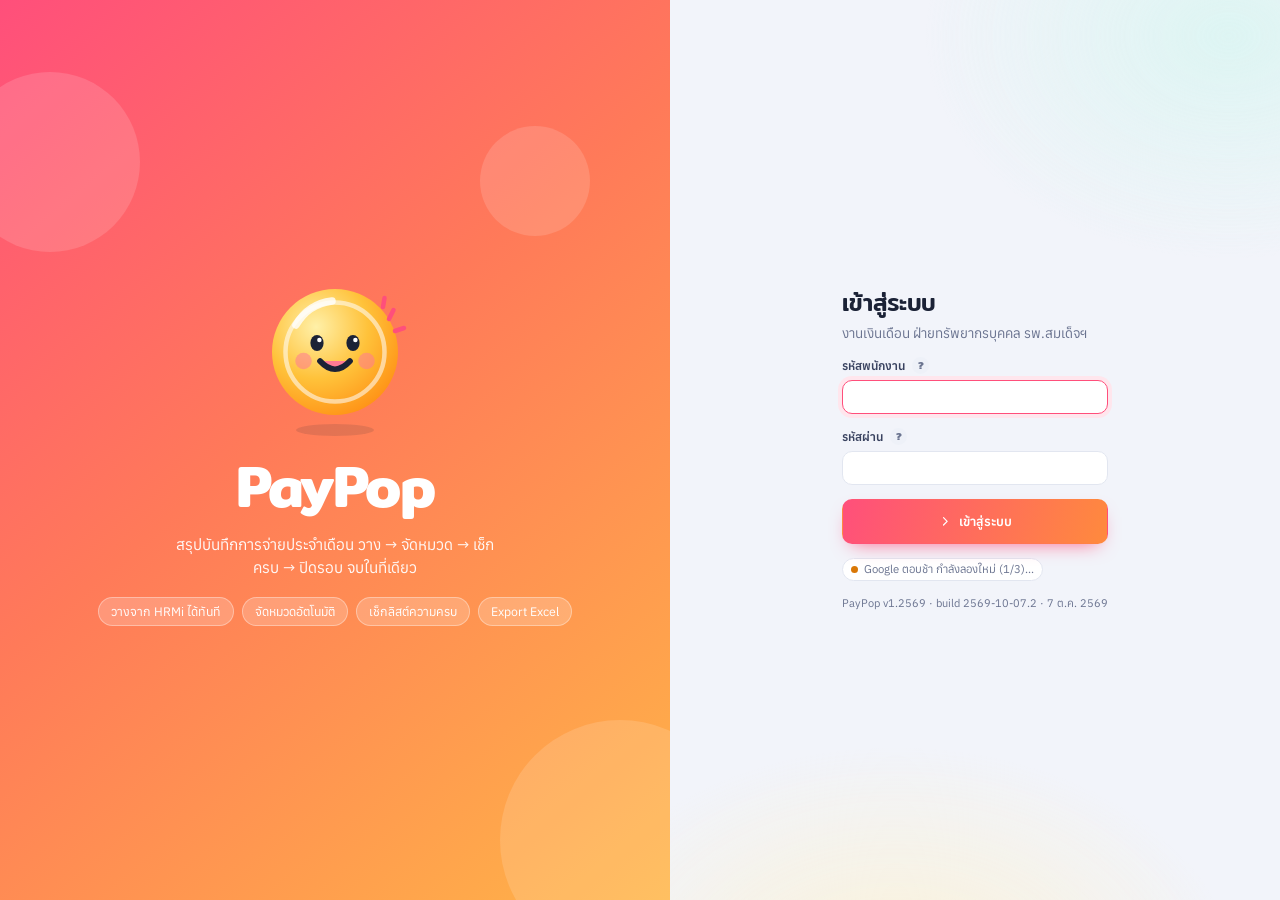
<file: index.html>
<!doctype html>
<html lang="th">
<head>
<meta charset="utf-8">
<meta name="viewport" content="width=device-width, initial-scale=1, viewport-fit=cover">
<title>PayPop · ระบบสรุปบันทึกการจ่าย</title>
<meta name="description" content="PayPop ระบบสรุปบันทึกการจ่ายประจำเดือน งานเงินเดือน ฝ่ายทรัพยากรบุคคล รพ.สมเด็จพระบรมราชเทวี ณ ศรีราชา">
<meta name="theme-color" content="#ff4f7b">
<link rel="icon" href="data:image/svg+xml,%3Csvg xmlns='http://www.w3.org/2000/svg' viewBox='0 0 64 64'%3E%3Cdefs%3E%3ClinearGradient id='g' x1='0' y1='0' x2='1' y2='1'%3E%3Cstop offset='0' stop-color='%23ffd25a'/%3E%3Cstop offset='1' stop-color='%23ff9f1c'/%3E%3C/linearGradient%3E%3C/defs%3E%3Ccircle cx='32' cy='32' r='28' fill='url(%23g)'/%3E%3Ccircle cx='32' cy='32' r='21' fill='none' stroke='%23fff' stroke-opacity='.55' stroke-width='3'/%3E%3Ccircle cx='24' cy='29' r='3.4' fill='%231b2236'/%3E%3Ccircle cx='40' cy='29' r='3.4' fill='%231b2236'/%3E%3Cpath d='M25 38q7 6 14 0' stroke='%231b2236' stroke-width='3.2' fill='none' stroke-linecap='round'/%3E%3C/svg%3E">
<link rel="preconnect" href="https://fonts.googleapis.com">
<link rel="preconnect" href="https://fonts.gstatic.com" crossorigin>
<link rel="stylesheet" href="https://fonts.googleapis.com/css2?family=Anuphan:wght@400;500;600;700&family=Mitr:wght@400;500;600&family=JetBrains+Mono:wght@500;600&display=swap">
<link rel="stylesheet" href="style.css?v=2569-10-07.2">
<script>try{var t=localStorage.getItem('pp:theme');if(t)document.documentElement.setAttribute('data-theme',t);}catch(e){}</script>
</head>
<body>
<div id="app" aria-live="polite">
  <div class="boot-splash"><div class="boot-coin"></div><p>PayPop กำลังเตรียมพร้อม…</p></div>
</div>
<div id="toasts" aria-live="assertive"></div>
<noscript><p style="padding:24px;font-family:sans-serif">กรุณาเปิด JavaScript เพื่อใช้งาน PayPop</p></noscript>
<script src="config.js?v=2569-10-07.2"></script>
<script src="rules.js?v=2569-10-07.2"></script>
<script src="xlsx.js?v=2569-10-07.2"></script>
<script src="core.js?v=2569-10-07.2"></script>
<script src="help.js?v=2569-10-07.2"></script>
<script src="logic.js?v=2569-10-07.2"></script>
<script src="pages-home.js?v=2569-10-07.2"></script>
<script src="pages-import.js?v=2569-10-07.2"></script>
<script src="pages-docs.js?v=2569-10-07.2"></script>
<script src="pages-plan.js?v=2569-10-07.2"></script>
<script src="pages-tools.js?v=2569-10-07.2"></script>
<script src="pages-admin.js?v=2569-10-07.2"></script>
<script>App.start();</script>
</body>
</html>
</file>
<file: style.css>
/* PayPop — ระบบสรุปบันทึกการจ่าย · ธีม "ป๊อป": พื้นเย็น การ์ดโค้งมน สีสดเฉพาะจุดสำคัญ
   Layout: แถบเมนูซ้าย + พื้นที่งานแบบ bento · มือถือ = แถบเมนูล่าง */
:root {
  --bg: #f2f4fa; --bg-blob1: #ffd9e4; --bg-blob2: #d6f5f0; --bg-blob3: #fff1c9;
  --surface: #ffffff; --surface-2: #f7f8fc; --surface-3: #eef1f8; --ink: #1b2236; --ink-2: #3a4360; --muted: #6b7490; --line: #e2e6f0; --line-2: #d2d8e6;
  --pri: #ff4f7b; --pri-2: #ff8a3d; --pri-soft: #ffe6ed; --pri-ink: #c2194a;
  --sec: #12a594; --sec-soft: #dcf6f1; --sun: #ffc53d; --sun-soft: #fff4d6; --violet: #7c5cff; --violet-soft: #ece8ff;
  --ok: #15a34a; --ok-soft: #dcfce7; --warn: #d97706; --warn-soft: #fef3c7; --bad: #e11d48; --bad-soft: #ffe4e9; --info: #2563eb; --info-soft: #dbeafe;
  --shadow-1: 0 1px 2px rgba(23, 31, 58, .06), 0 1px 1px rgba(23, 31, 58, .04);
  --shadow-2: 0 2px 4px rgba(23, 31, 58, .05), 0 12px 28px -14px rgba(23, 31, 58, .22);
  --shadow-pop: 0 18px 50px -18px rgba(255, 79, 123, .45);
  --r-xl: 22px; --r-lg: 18px; --r-md: 12px; --r-sm: 9px;
  --f-display: "Mitr", "Anuphan", system-ui, sans-serif;
  --f-body: "Anuphan", "Noto Sans Thai", "Leelawadee UI", system-ui, sans-serif;
  --f-mono: "JetBrains Mono", ui-monospace, "Cascadia Mono", monospace;
  --side: 256px;
  color-scheme: light;
}
@media (prefers-color-scheme: dark) { :root:not([data-theme="light"]) {
  --bg: #0e1120; --bg-blob1: #3a1630; --bg-blob2: #0f3134; --bg-blob3: #352a10;
  --surface: #161a2c; --surface-2: #1b2036; --surface-3: #232a44; --ink: #eef1ff; --ink-2: #c9cfea; --muted: #959ebd; --line: #283050; --line-2: #343d62;
  --pri: #ff6b91; --pri-2: #ff9a52; --pri-soft: #3b1a2a; --pri-ink: #ff9bb5;
  --sec: #2dd4bf; --sec-soft: #10302f; --sun: #ffcf5c; --sun-soft: #3a3016; --violet: #9d86ff; --violet-soft: #2a2350;
  --ok: #34d399; --ok-soft: #10301f; --warn: #fbbf24; --warn-soft: #362a10; --bad: #fb7185; --bad-soft: #3b1621; --info: #60a5fa; --info-soft: #14274a;
  --shadow-1: 0 1px 2px rgba(0, 0, 0, .3); --shadow-2: 0 12px 30px -14px rgba(0, 0, 0, .6); --shadow-pop: 0 18px 50px -18px rgba(255, 107, 145, .35);
  color-scheme: dark; } }
:root[data-theme="dark"] {
  --bg: #0e1120; --bg-blob1: #3a1630; --bg-blob2: #0f3134; --bg-blob3: #352a10;
  --surface: #161a2c; --surface-2: #1b2036; --surface-3: #232a44; --ink: #eef1ff; --ink-2: #c9cfea; --muted: #959ebd; --line: #283050; --line-2: #343d62;
  --pri: #ff6b91; --pri-2: #ff9a52; --pri-soft: #3b1a2a; --pri-ink: #ff9bb5;
  --sec: #2dd4bf; --sec-soft: #10302f; --sun: #ffcf5c; --sun-soft: #3a3016; --violet: #9d86ff; --violet-soft: #2a2350;
  --ok: #34d399; --ok-soft: #10301f; --warn: #fbbf24; --warn-soft: #362a10; --bad: #fb7185; --bad-soft: #3b1621; --info: #60a5fa; --info-soft: #14274a;
  --shadow-1: 0 1px 2px rgba(0, 0, 0, .3); --shadow-2: 0 12px 30px -14px rgba(0, 0, 0, .6); --shadow-pop: 0 18px 50px -18px rgba(255, 107, 145, .35);
  color-scheme: dark;
}

* { box-sizing: border-box; }
html, body { margin: 0; height: 100%; }
body {
  background: var(--bg); color: var(--ink); font-family: var(--f-body); font-size: 15px; line-height: 1.6;
  -webkit-font-smoothing: antialiased; text-rendering: optimizeLegibility;
}
body::before {
  content: ""; position: fixed; inset: 0; z-index: -1; pointer-events: none;
  background:
    radial-gradient(38rem 26rem at 8% -6%, var(--bg-blob1), transparent 70%),
    radial-gradient(30rem 22rem at 96% 4%, var(--bg-blob2), transparent 70%),
    radial-gradient(34rem 24rem at 70% 110%, var(--bg-blob3), transparent 70%);
  opacity: .75;
}
a { color: var(--pri-ink); }
button, input, select, textarea { font: inherit; color: inherit; }
h1, h2, h3, h4 { font-family: var(--f-display); font-weight: 500; line-height: 1.3; margin: 0; text-wrap: balance; letter-spacing: -.005em; }
.num, .money, td.n, .kpi-v { font-variant-numeric: tabular-nums; }
.mono { font-family: var(--f-mono); font-size: .86em; letter-spacing: -.01em; }
.muted { color: var(--muted); }
.small { font-size: .85rem; }
.tiny { font-size: .76rem; }
[hidden] { display: none !important; }
:focus-visible { outline: 2.5px solid var(--pri); outline-offset: 2px; border-radius: 6px; }
.i { width: 1.15em; height: 1.15em; flex: none; stroke: currentColor; fill: none; stroke-width: 2; stroke-linecap: round; stroke-linejoin: round; vertical-align: -.2em; }
.i.fill { fill: currentColor; stroke: none; }

/* ------------------------------------------------ splash */
.boot-splash { min-height: 100vh; display: grid; place-content: center; justify-items: center; gap: 14px; color: var(--muted); }
.boot-coin { width: 64px; height: 64px; border-radius: 50%; background: radial-gradient(circle at 35% 30%, #ffe48a, #ffb020 60%, #ff8a1c); box-shadow: inset 0 -6px 0 rgba(0,0,0,.08), 0 10px 30px -10px #ff9f1c; animation: coinflip 1.1s ease-in-out infinite; }
@keyframes coinflip { 0%, 100% { transform: rotateY(0) translateY(0); } 50% { transform: rotateY(180deg) translateY(-8px); } }

/* ------------------------------------------------ shell */
.shell { display: grid; grid-template-columns: var(--side) minmax(0, 1fr); min-height: 100vh; }
.side {
  position: sticky; top: 0; height: 100vh; align-self: start; overflow-y: auto; padding: 18px 14px; display: flex; flex-direction: column; gap: 14px;
  background: color-mix(in srgb, var(--surface) 82%, transparent); border-right: 1px solid var(--line);
}
.brand { display: flex; align-items: center; gap: 10px; padding: 4px 8px 6px; text-decoration: none; color: var(--ink); }
.brand-name { font-family: var(--f-display); font-size: 1.45rem; font-weight: 600; letter-spacing: -.01em; line-height: 1; }
.brand-name b { background: linear-gradient(100deg, var(--pri), var(--pri-2)); -webkit-background-clip: text; background-clip: text; color: transparent; }
.brand-sub { display: block; font-size: .72rem; color: var(--muted); margin-top: 4px; letter-spacing: .02em; }
.round-pick { border: 1px solid var(--line); background: var(--surface); border-radius: var(--r-lg); padding: 10px 12px; display: grid; gap: 2px; cursor: pointer; text-align: left; box-shadow: var(--shadow-1); transition: transform .15s, box-shadow .15s; }
.round-pick:hover { transform: translateY(-1px); box-shadow: var(--shadow-2); }
.round-pick .lab { font-size: .72rem; color: var(--muted); letter-spacing: .04em; text-transform: uppercase; display: flex; justify-content: space-between; align-items: center; }
.round-pick .nm { font-family: var(--f-display); font-size: 1.05rem; display: flex; align-items: center; gap: 8px; }
.nav { display: grid; gap: 2px; }
.nav-sec { font-size: .7rem; color: var(--muted); letter-spacing: .08em; text-transform: uppercase; padding: 10px 10px 4px; }
.nav a {
  display: flex; align-items: center; gap: 11px; padding: 9px 11px; border-radius: 12px; color: var(--ink-2); text-decoration: none; font-weight: 500; position: relative;
  transition: background .15s, color .15s, transform .15s;
}
.nav a:hover { background: var(--surface-3); color: var(--ink); }
.nav a.on { background: var(--pri-soft); color: var(--pri-ink); }
.nav a.on::before { content: ""; position: absolute; left: -14px; top: 9px; bottom: 9px; width: 4px; border-radius: 0 4px 4px 0; background: var(--pri); }
.nav a .badge { margin-left: auto; }
.side-foot { margin-top: auto; display: grid; gap: 8px; }
.me { display: flex; align-items: center; gap: 10px; padding: 8px; border-radius: 14px; background: var(--surface-2); border: 1px solid var(--line); }
.avatar { width: 34px; height: 34px; border-radius: 50%; display: grid; place-items: center; font-weight: 600; color: #fff; background: linear-gradient(135deg, var(--violet), var(--pri)); flex: none; font-size: .9rem; }
.me .nm { font-size: .86rem; font-weight: 600; line-height: 1.25; }
.me .cd { font-size: .74rem; color: var(--muted); }
.me .grow { min-width: 0; flex: 1; }
.main { min-width: 0; padding: 22px 28px 60px; }
.topbar { display: flex; align-items: center; gap: 12px; flex-wrap: wrap; margin-bottom: 18px; }
.topbar h1 { font-size: 1.7rem; display: flex; align-items: center; gap: 10px; }
.topbar .sub { color: var(--muted); font-size: .92rem; margin-top: 2px; }
.topbar .grow { flex: 1; min-width: 200px; }
.top-actions { display: flex; gap: 8px; flex-wrap: wrap; align-items: center; }
.sync { display: inline-flex; align-items: center; gap: 6px; font-size: .78rem; color: var(--muted); padding: 4px 10px; border-radius: 999px; background: var(--surface); border: 1px solid var(--line); }
.sync .dot { width: 7px; height: 7px; border-radius: 50%; background: var(--ok); }
.sync.busy .dot { background: var(--warn); animation: blink 1s infinite; }
.sync.err .dot { background: var(--bad); }
@keyframes blink { 50% { opacity: .25; } }
.topprog { position: fixed; top: 0; left: 0; height: 3px; width: 0; z-index: 90; background: linear-gradient(90deg, var(--pri), var(--pri-2), var(--sun)); transition: width .35s ease, opacity .4s; opacity: 0; }
.topprog.on { opacity: 1; }
.banner { display: flex; gap: 10px; align-items: center; padding: 10px 14px; border-radius: var(--r-md); background: var(--warn-soft); color: var(--ink); margin-bottom: 14px; font-size: .9rem; border: 1px solid color-mix(in srgb, var(--warn) 30%, transparent); flex-wrap: wrap; }

/* mobile bar */
.mbar { display: none; }
@media (max-width: 900px) {
  .shell { grid-template-columns: minmax(0, 1fr); }
  .side { display: none; }
  .main { padding: 14px 16px 96px; }
  .topbar h1 { font-size: 1.35rem; }
  .mbar {
    display: grid; grid-template-columns: repeat(5, 1fr); position: fixed; left: 0; right: 0; bottom: 0; z-index: 40;
    background: var(--surface); border-top: 1px solid var(--line); padding: 6px 6px calc(6px + env(safe-area-inset-bottom, 0px));
  }
  .mbar a, .mbar button { display: grid; justify-items: center; gap: 2px; font-size: .68rem; color: var(--muted); text-decoration: none; padding: 4px 0; background: none; border: 0; }
  .mbar a.on { color: var(--pri); }
  .mbar .i { width: 22px; height: 22px; }
  .mhead { display: flex !important; }
}
.mhead { display: none; align-items: center; gap: 10px; margin-bottom: 12px; }
.mhead .round-pick { flex: 1; padding: 8px 12px; }

/* ------------------------------------------------ surfaces */
.page { animation: pageIn .38s cubic-bezier(.2, .8, .2, 1) backwards; }
@keyframes pageIn { from { opacity: 0; transform: translateY(10px); } }
.grid { display: grid; gap: 16px; }
.g2 { grid-template-columns: repeat(2, minmax(0, 1fr)); }
.g3 { grid-template-columns: repeat(3, minmax(0, 1fr)); }
.g4 { grid-template-columns: repeat(4, minmax(0, 1fr)); }
.span2 { grid-column: span 2; }
@media (max-width: 1180px) { .g4 { grid-template-columns: repeat(2, minmax(0, 1fr)); } .g3 { grid-template-columns: repeat(2, minmax(0, 1fr)); } }
@media (max-width: 700px) { .g2, .g3, .g4 { grid-template-columns: minmax(0, 1fr); } .span2 { grid-column: auto; } }
.card { background: var(--surface); border: 1px solid var(--line); border-radius: var(--r-xl); padding: 18px 20px; box-shadow: var(--shadow-1); min-width: 0; }
.card.pad0 { padding: 0; overflow: hidden; }
.card-h { display: flex; align-items: center; gap: 10px; margin-bottom: 12px; flex-wrap: wrap; }
.card-h h2, .card-h h3 { font-size: 1.12rem; display: flex; align-items: center; gap: 8px; }
.card-h .grow { flex: 1; }
.stagger > * { animation: popIn .45s cubic-bezier(.2, .9, .3, 1.2) backwards; }
.stagger > *:nth-child(2) { animation-delay: .04s; } .stagger > *:nth-child(3) { animation-delay: .08s; } .stagger > *:nth-child(4) { animation-delay: .12s; }
.stagger > *:nth-child(5) { animation-delay: .16s; } .stagger > *:nth-child(6) { animation-delay: .2s; } .stagger > *:nth-child(7) { animation-delay: .24s; } .stagger > *:nth-child(n+8) { animation-delay: .28s; }
@keyframes popIn { from { opacity: 0; transform: translateY(12px) scale(.97); } }
@media (prefers-reduced-motion: reduce) { *, *::before, *::after { animation-duration: .01ms !important; animation-delay: 0s !important; transition-duration: .01ms !important; } }

/* hero */
.hero {
  position: relative; overflow: hidden; border-radius: 26px; padding: 22px 24px; color: #fff; display: grid; grid-template-columns: minmax(0, 1fr) auto; gap: 18px; align-items: center;
  background: linear-gradient(120deg, #ff4f7b 0%, #ff7a59 48%, #ffb547 100%); box-shadow: var(--shadow-pop);
}
.hero::after { content: ""; position: absolute; right: -60px; top: -80px; width: 260px; height: 260px; border-radius: 50%; background: rgba(255,255,255,.14); }
.hero::before { content: ""; position: absolute; right: 120px; bottom: -110px; width: 200px; height: 200px; border-radius: 50%; background: rgba(255,255,255,.1); }
.hero h2 { font-size: 1.55rem; font-weight: 500; }
.hero p { margin: 6px 0 0; opacity: .93; max-width: 60ch; }
.hero .chips { display: flex; gap: 8px; flex-wrap: wrap; margin-top: 12px; position: relative; z-index: 1; }
.hero .chip { background: rgba(255,255,255,.2); color: #fff; border: 1px solid rgba(255,255,255,.35); }
.hero .mascot { position: relative; z-index: 1; }
@media (max-width: 700px) { .hero { grid-template-columns: 1fr; padding: 18px; } .hero .mascot { display: none !important; } .hero h2 { font-size: 1.3rem; } .kpis { grid-template-columns: repeat(2, minmax(0, 1fr)) !important; gap: 10px; } .kpis .kpi { padding: 14px; } .kpis .kpi-v { font-size: 1.15rem; } .kpis .kpi .ico { width: 30px; height: 30px; right: 10px; top: 10px; } .kpis .kpi-l { padding-right: 32px; font-size: .74rem; } }

/* kpi */
.kpi { position: relative; overflow: hidden; }
.kpi-l { font-size: .82rem; color: var(--muted); display: flex; align-items: center; gap: 6px; padding-right: 46px; min-height: 22px; }
.kpi-v { font-family: var(--f-display); font-size: 1.75rem; font-weight: 500; letter-spacing: -.01em; line-height: 1.25; margin-top: 4px; white-space: nowrap; overflow: hidden; text-overflow: ellipsis; }
.kpi-v small { font-size: .55em; color: var(--muted); margin-left: 4px; }
.kpi-s { font-size: .8rem; color: var(--muted); margin-top: 2px; }
.kpi .ico { position: absolute; right: 14px; top: 14px; width: 40px; height: 40px; border-radius: 14px; display: grid; place-items: center; }
.kpi .ico .i { width: 22px; height: 22px; }
.t-pri { background: var(--pri-soft); color: var(--pri-ink); } .t-sec { background: var(--sec-soft); color: var(--sec); } .t-sun { background: var(--sun-soft); color: var(--warn); }
.t-vio { background: var(--violet-soft); color: var(--violet); } .t-ok { background: var(--ok-soft); color: var(--ok); } .t-bad { background: var(--bad-soft); color: var(--bad); } .t-info { background: var(--info-soft); color: var(--info); }
.up { color: var(--bad); } .down { color: var(--ok); }

/* category cards */
.cat-card { border-radius: var(--r-xl); border: 1px solid var(--line); background: var(--surface); padding: 14px 16px; display: grid; gap: 6px; cursor: pointer; position: relative; overflow: hidden; transition: transform .18s, box-shadow .18s; text-align: left; }
.cat-card:hover { transform: translateY(-3px); box-shadow: var(--shadow-2); }
.cat-card .stripe { position: absolute; left: 0; top: 0; bottom: 0; width: 5px; background: var(--c); }
.cat-card .top { display: flex; align-items: center; gap: 8px; }
.cat-card .dot { width: 30px; height: 30px; border-radius: 10px; display: grid; place-items: center; background: color-mix(in srgb, var(--c) 16%, transparent); color: var(--c); }
.cat-card .nm { font-weight: 600; font-size: .95rem; flex: 1; min-width: 0; white-space: nowrap; overflow: hidden; text-overflow: ellipsis; }
.cat-card .amt { font-family: var(--f-display); font-size: 1.3rem; }
.cat-card .meta { display: flex; justify-content: space-between; gap: 8px; font-size: .78rem; color: var(--muted); flex-wrap: wrap; }
.spark { width: 100%; height: 34px; display: block; }

/* buttons */
.btn {
  display: inline-flex; align-items: center; justify-content: center; gap: 8px; padding: 9px 16px; border-radius: 12px; border: 1px solid var(--line-2); background: var(--surface);
  color: var(--ink); font-weight: 600; font-size: .92rem; cursor: pointer; text-decoration: none; white-space: nowrap; position: relative; overflow: hidden;
  transition: transform .12s, box-shadow .15s, background .15s, border-color .15s;
}
.btn:hover { border-color: var(--muted); box-shadow: var(--shadow-1); }
.btn:active { transform: scale(.96); }
.btn[disabled] { opacity: .5; cursor: not-allowed; transform: none; }
.btn.pri { background: linear-gradient(110deg, var(--pri), var(--pri-2)); color: #fff; border-color: transparent; box-shadow: 0 8px 20px -10px var(--pri); }
.btn.pri:hover { box-shadow: 0 10px 26px -10px var(--pri); filter: saturate(1.1); }
.btn.sec { background: var(--sec); color: #fff; border-color: transparent; }
.btn.ghost { background: transparent; border-color: transparent; }
.btn.ghost:hover { background: var(--surface-3); box-shadow: none; }
.btn.danger { color: var(--bad); border-color: color-mix(in srgb, var(--bad) 40%, transparent); }
.btn.danger.fillb { background: var(--bad); color: #fff; }
.btn.sm { padding: 6px 11px; font-size: .84rem; border-radius: 10px; gap: 6px; }
.btn.xs { padding: 3px 8px; font-size: .78rem; border-radius: 8px; gap: 4px; }
.btn.icon { padding: 8px; width: 38px; height: 38px; }
.btn.icon.sm { width: 32px; height: 32px; padding: 6px; }
.btn .ripple { position: absolute; border-radius: 50%; transform: scale(0); background: rgba(255,255,255,.45); animation: ripple .55s ease-out; pointer-events: none; }
@keyframes ripple { to { transform: scale(3.2); opacity: 0; } }
.btn.loading { color: transparent !important; pointer-events: none; }
.btn.loading::after { content: ""; position: absolute; width: 18px; height: 18px; border-radius: 50%; border: 2.5px solid currentColor; border-color: var(--muted) transparent var(--muted) transparent; animation: spin .8s linear infinite; }
.btn.pri.loading::after { border-color: #fff transparent #fff transparent; }
@keyframes spin { to { transform: rotate(360deg); } }
.helpbtn { width: 30px; height: 30px; border-radius: 50%; border: 1.5px dashed var(--line-2); background: var(--surface); color: var(--muted); display: inline-grid; place-items: center; cursor: pointer; font-weight: 700; font-family: var(--f-display); transition: all .15s; flex: none; }
.helpbtn:hover { color: var(--pri); border-color: var(--pri); transform: rotate(-8deg) scale(1.08); }
.q { display: inline-grid; place-items: center; width: 17px; height: 17px; border-radius: 50%; background: var(--surface-3); color: var(--muted); font-size: .7rem; font-weight: 700; cursor: help; vertical-align: 1px; margin-left: 3px; position: relative; font-family: var(--f-display); }
.q:hover, .q:focus { background: var(--pri-soft); color: var(--pri-ink); }

/* chips & badges */
.chip { display: inline-flex; align-items: center; gap: 6px; padding: 4px 11px; border-radius: 999px; background: var(--surface-3); color: var(--ink-2); font-size: .8rem; font-weight: 500; border: 1px solid transparent; white-space: nowrap; }
button.chip { cursor: pointer; }
button.chip:hover { border-color: var(--line-2); }
button.chip.on { background: var(--ink); color: var(--surface); }
.chip .c { width: 8px; height: 8px; border-radius: 50%; background: var(--c, var(--muted)); }
.chip .n { font-size: .74rem; opacity: .7; }
.chips { display: flex; gap: 6px; flex-wrap: wrap; }
.badge { display: inline-grid; place-items: center; min-width: 20px; height: 20px; padding: 0 6px; border-radius: 999px; font-size: .72rem; font-weight: 700; background: var(--pri); color: #fff; }
.badge.soft { background: var(--surface-3); color: var(--muted); }
.pill { display: inline-flex; align-items: center; gap: 5px; padding: 2px 9px; border-radius: 999px; font-size: .76rem; font-weight: 600; white-space: nowrap; }
.pill::before { content: ""; width: 6px; height: 6px; border-radius: 50%; background: currentColor; }
.pill.nodot::before { display: none; }
.st-WAIT { background: var(--sun-soft); color: var(--warn); } .st-PROC { background: var(--info-soft); color: var(--info); }
.st-RETURN { background: var(--bad-soft); color: var(--bad); } .st-APPROVED { background: var(--ok-soft); color: var(--ok); }
.st-NONE { background: var(--surface-3); color: var(--muted); } .st-MISSING { background: var(--bad-soft); color: var(--bad); } .st-IDLE { background: var(--surface-3); color: var(--muted); }
.st-HAS { background: var(--ok-soft); color: var(--ok); } .st-REMOVED { background: var(--surface-3); color: var(--muted); text-decoration: line-through; }
.hm-pending { background: var(--violet-soft); color: var(--violet); } .hm-ok { background: var(--ok-soft); color: var(--ok); } .hm-other { background: var(--surface-3); color: var(--muted); }

/* forms */
.field { display: grid; gap: 5px; min-width: 0; }
.field > label, .lbl { font-size: .82rem; font-weight: 600; color: var(--ink-2); display: flex; align-items: center; gap: 4px; }
.inp, select.inp, textarea.inp {
  width: 100%; padding: 9px 12px; border-radius: 12px; border: 1.5px solid var(--line); background: var(--surface); transition: border-color .15s, box-shadow .15s; min-width: 0;
}
.inp:focus { outline: none; border-color: var(--pri); box-shadow: 0 0 0 4px var(--pri-soft); }
.inp.sm { padding: 5px 9px; border-radius: 9px; font-size: .88rem; }
textarea.inp { resize: vertical; min-height: 90px; line-height: 1.5; }
.inp.num { text-align: right; font-variant-numeric: tabular-nums; }
.search { position: relative; }
.search .i { position: absolute; left: 11px; top: 50%; transform: translateY(-50%); color: var(--muted); }
.search .inp { padding-left: 34px; }
.row { display: flex; gap: 10px; align-items: center; flex-wrap: wrap; }
.row.end { justify-content: flex-end; }
.row .grow { flex: 1; min-width: 160px; }
.check { display: inline-flex; align-items: center; gap: 8px; cursor: pointer; font-size: .9rem; }
.check input { width: 17px; height: 17px; accent-color: var(--pri); }
.seg { display: inline-flex; padding: 3px; border-radius: 12px; background: var(--surface-3); gap: 2px; flex-wrap: wrap; }
.seg button { border: 0; background: transparent; padding: 6px 12px; border-radius: 9px; cursor: pointer; font-weight: 600; font-size: .85rem; color: var(--muted); }
.seg button.on { background: var(--surface); color: var(--ink); box-shadow: var(--shadow-1); }

/* drop zone */
.drop { border: 2px dashed var(--line-2); border-radius: var(--r-lg); padding: 18px; display: grid; gap: 10px; justify-items: center; text-align: center; color: var(--muted); background: var(--surface-2); transition: all .18s; cursor: pointer; }
.drop:hover, .drop.over { border-color: var(--pri); background: var(--pri-soft); color: var(--pri-ink); }
.drop .big { width: 44px; height: 44px; }
.paste { min-height: 150px; font-family: var(--f-mono); font-size: .78rem; white-space: pre; }

/* tables */
.tbl-wrap { overflow: auto; max-width: 100%; border-radius: var(--r-lg); border: 1px solid var(--line); background: var(--surface); }
.tbl-wrap.tall { max-height: 68vh; }
table.tbl { border-collapse: separate; border-spacing: 0; width: 100%; font-size: .87rem; }
.tbl th { position: sticky; top: 0; z-index: 2; background: var(--surface-2); color: var(--muted); font-weight: 600; font-size: .76rem; letter-spacing: .02em; text-align: left; padding: 9px 10px; border-bottom: 1px solid var(--line); white-space: nowrap; }
.tbl td { padding: 8px 10px; border-bottom: 1px solid var(--line); vertical-align: top; }
.tbl tr:last-child td { border-bottom: 0; }
.tbl tbody tr { transition: background .12s; }
.tbl tbody tr:hover { background: var(--surface-2); }
.tbl tr.sel { background: var(--pri-soft); }
.tbl tr.dirty td:first-child { box-shadow: inset 4px 0 0 var(--sun); }
.tbl tr.removed { opacity: .55; }
.tbl td.n, .tbl th.n { text-align: right; white-space: nowrap; }
.tbl td.c, .tbl th.c { text-align: center; }
.tbl tfoot td { background: var(--surface-2); font-weight: 700; position: sticky; bottom: 0; }
.tbl .t1 { font-weight: 600; line-height: 1.35; }
.tbl .t2 { font-size: .78rem; color: var(--muted); line-height: 1.35; }
.tbl tr.grp td { background: var(--surface-3); font-weight: 600; font-size: .82rem; }
.tbl input[type=checkbox] { width: 16px; height: 16px; accent-color: var(--pri); }
.tbl .inp.sm { min-width: 90px; }
.copyable { cursor: pointer; border-bottom: 1px dashed var(--line-2); }
.copyable:hover { color: var(--pri-ink); border-color: var(--pri); }

/* bulk bar */
.bulk { position: sticky; bottom: 14px; z-index: 30; margin-top: 12px; display: flex; gap: 10px; align-items: center; flex-wrap: wrap; padding: 10px 14px; border-radius: 18px; background: var(--ink); color: var(--surface); box-shadow: 0 18px 40px -18px rgba(0,0,0,.5); animation: popIn .3s backwards; }
.bulk .btn { background: transparent; color: var(--surface); border-color: color-mix(in srgb, var(--surface) 30%, transparent); }
.bulk .btn.pri { background: linear-gradient(110deg, var(--pri), var(--pri-2)); border-color: transparent; color: #fff; }
.bulk select { background: transparent; color: var(--surface); border: 1px solid color-mix(in srgb, var(--surface) 30%, transparent); border-radius: 10px; padding: 5px 8px; }
.bulk select option { color: #111; }
@media (max-width: 900px) { .bulk { bottom: 78px; } }

/* tabs */
.tabs { display: flex; gap: 6px; flex-wrap: wrap; margin-bottom: 14px; }
.tab { display: inline-flex; gap: 7px; align-items: center; padding: 8px 14px; border-radius: 12px; border: 1px solid var(--line); background: var(--surface); cursor: pointer; font-weight: 600; font-size: .88rem; color: var(--ink-2); transition: all .15s; }
.tab:hover { border-color: var(--line-2); }
.tab.on { background: var(--ink); color: var(--surface); border-color: var(--ink); }
.tab .c { width: 9px; height: 9px; border-radius: 3px; background: var(--c); }

/* lists */
.todo { display: grid; gap: 8px; }
.todo-i { display: flex; gap: 12px; align-items: center; padding: 11px 12px; border-radius: 14px; background: var(--surface-2); border: 1px solid var(--line); text-decoration: none; color: var(--ink); transition: transform .15s, border-color .15s; }
.todo-i:hover { transform: translateX(3px); border-color: var(--line-2); }
.todo-i .ico { width: 36px; height: 36px; border-radius: 12px; display: grid; place-items: center; flex: none; }
.todo-i .tx { flex: 1; min-width: 0; }
.todo-i .tx b { display: block; font-weight: 600; font-size: .92rem; }
.todo-i .tx span { font-size: .8rem; color: var(--muted); }
.todo-i .n { font-family: var(--f-display); font-size: 1.25rem; }
.empty { display: grid; justify-items: center; gap: 10px; text-align: center; padding: 30px 16px; color: var(--muted); }
.empty h3 { color: var(--ink); font-size: 1.1rem; }
.steps { counter-reset: s; display: grid; gap: 10px; }
.steps > div { counter-increment: s; display: flex; gap: 12px; align-items: flex-start; }
.steps > div::before { content: counter(s); width: 28px; height: 28px; border-radius: 50%; display: grid; place-items: center; flex: none; background: var(--pri-soft); color: var(--pri-ink); font-weight: 700; font-family: var(--f-display); }
.kv { display: grid; grid-template-columns: max-content minmax(0, 1fr); gap: 6px 14px; font-size: .9rem; }
.kv dt { color: var(--muted); }
.kv dd { margin: 0; min-width: 0; overflow-wrap: anywhere; }
.diff-old { color: var(--muted); text-decoration: line-through; }
.diff-new { color: var(--pri-ink); font-weight: 600; }
.meter { height: 8px; border-radius: 99px; background: var(--surface-3); overflow: hidden; display: flex; }
.meter > span { display: block; height: 100%; transition: width .6s cubic-bezier(.2,.8,.2,1); }
.legend { display: flex; gap: 12px; flex-wrap: wrap; font-size: .78rem; color: var(--muted); margin-top: 8px; }
.legend span { display: inline-flex; align-items: center; gap: 5px; }
.legend i { width: 10px; height: 10px; border-radius: 3px; display: inline-block; }
.callout { display: flex; gap: 10px; padding: 12px 14px; border-radius: 14px; font-size: .9rem; align-items: flex-start; }
.callout.info { background: var(--info-soft); } .callout.warn { background: var(--warn-soft); } .callout.ok { background: var(--ok-soft); } .callout.bad { background: var(--bad-soft); }
.callout .i { margin-top: 3px; }

/* chart */
.chart { width: 100%; height: auto; display: block; overflow: visible; }
.chart text { fill: var(--muted); font-size: 11px; font-family: var(--f-body); }
.chart .grid line { stroke: var(--line); }
.chart .bar { transform-box: fill-box; transform-origin: bottom; animation: grow .7s cubic-bezier(.2,.8,.2,1) backwards; }
@keyframes grow { from { transform: scaleY(0); } }
.chart .bar:hover { filter: brightness(1.08); }
.donut circle { transition: stroke-dasharray .8s cubic-bezier(.2,.8,.2,1); }

/* WL matrix */
.mx td, .mx th { text-align: center; padding: 6px; }
.mx td.d { text-align: left; white-space: nowrap; font-weight: 500; position: sticky; left: 0; background: var(--surface); z-index: 1; }
.mx .cell { display: block; border-radius: 9px; padding: 4px 6px; font-size: .78rem; min-width: 70px; cursor: pointer; }
.mx .cell.has { background: var(--violet-soft); color: var(--violet); font-weight: 600; }
.mx .cell.multi { background: var(--sun-soft); color: var(--warn); font-weight: 700; }
.mx .cell.gap { background: var(--bad-soft); color: var(--bad); }
.mx .cell.none { color: var(--line-2); }

/* overlay: modal / drawer / popover / toast */
.ov { position: fixed; inset: 0; z-index: 70; background: rgba(15, 18, 34, .45); display: grid; place-items: center; padding: 16px; animation: fadeIn .2s backwards; }
@keyframes fadeIn { from { opacity: 0; } }
.modal { width: min(560px, 100%); max-height: calc(100vh - 32px); overflow: auto; background: var(--surface); border-radius: 24px; box-shadow: 0 30px 80px -20px rgba(0,0,0,.45); animation: modalIn .32s cubic-bezier(.2,.9,.3,1.25) backwards; display: flex; flex-direction: column; }
.modal.wide { width: min(980px, 100%); }
.modal.mid { width: min(720px, 100%); }
@keyframes modalIn { from { opacity: 0; transform: translateY(20px) scale(.94); } }
.modal-h { display: flex; align-items: center; gap: 10px; padding: 18px 20px 6px; }
.modal-h h3 { font-size: 1.2rem; flex: 1; }
.modal-b { padding: 8px 20px 16px; display: grid; gap: 12px; }
.modal-f { display: flex; gap: 8px; justify-content: flex-end; padding: 12px 20px 18px; flex-wrap: wrap; border-top: 1px solid var(--line); }
.drawer-ov { place-items: stretch end; padding: 0; }
.drawer { width: min(460px, 100%); height: 100%; overflow: auto; background: var(--surface); box-shadow: -20px 0 60px -20px rgba(0,0,0,.4); animation: drawerIn .3s cubic-bezier(.2,.8,.2,1) backwards; padding: 20px 22px 40px; display: grid; gap: 14px; align-content: start; }
@keyframes drawerIn { from { transform: translateX(40px); opacity: 0; } }
.drawer h3 { font-size: 1.25rem; display: flex; align-items: center; gap: 10px; }
.help-body h4 { font-size: 1rem; margin: 6px 0 4px; }
.help-body p, .help-body li { color: var(--ink-2); font-size: .92rem; }
.help-body ul { padding-left: 20px; margin: 4px 0; }
.pop { position: fixed; z-index: 80; background: var(--surface); border: 1px solid var(--line); border-radius: 14px; box-shadow: var(--shadow-2); padding: 6px; min-width: 200px; max-height: 60vh; overflow: auto; animation: popIn .18s backwards; }
.pop button { display: flex; width: 100%; align-items: center; gap: 9px; padding: 8px 10px; border: 0; background: none; border-radius: 9px; text-align: left; cursor: pointer; font-size: .9rem; }
.pop button:hover { background: var(--surface-3); }
.pop button.on { background: var(--pri-soft); color: var(--pri-ink); }
.pop .sep { height: 1px; background: var(--line); margin: 4px 2px; }
.tip { position: fixed; z-index: 95; max-width: 280px; padding: 8px 11px; border-radius: 10px; background: var(--ink); color: var(--surface); font-size: .8rem; line-height: 1.45; pointer-events: none; box-shadow: var(--shadow-2); animation: fadeIn .12s backwards; }
#toasts { position: fixed; z-index: 100; right: 18px; bottom: 18px; display: grid; gap: 8px; justify-items: end; pointer-events: none; }
.toast { pointer-events: auto; display: flex; gap: 10px; align-items: center; padding: 11px 16px; border-radius: 16px; background: var(--ink); color: var(--surface); box-shadow: 0 16px 40px -16px rgba(0,0,0,.5); font-size: .9rem; max-width: min(420px, calc(100vw - 36px)); animation: toastIn .4s cubic-bezier(.2,.9,.3,1.3) backwards; }
.toast.ok .i { color: #4ade80; } .toast.bad .i { color: #fb7185; } .toast.warn .i { color: #fbbf24; }
.toast.out { animation: toastOut .3s forwards; }
@keyframes toastIn { from { opacity: 0; transform: translateY(18px) scale(.9); } }
@keyframes toastOut { to { opacity: 0; transform: translateX(30px); } }
@media (max-width: 900px) { #toasts { bottom: 86px; right: 12px; left: 12px; justify-items: stretch; } }
canvas.confetti { position: fixed; inset: 0; z-index: 99; pointer-events: none; }

/* skeleton */
.sk { border-radius: 10px; background: linear-gradient(90deg, var(--surface-3), var(--surface-2), var(--surface-3)); background-size: 200% 100%; animation: shimmer 1.2s infinite; }
@keyframes shimmer { to { background-position: -200% 0; } }

/* mascot */
.mascot svg { display: block; overflow: visible; }
.mascot .bob { animation: bob 2.6s ease-in-out infinite; transform-origin: 50% 90%; }
.mascot .blink { animation: eye 4.2s infinite; transform-origin: center; transform-box: fill-box; }
@keyframes bob { 0%, 100% { transform: translateY(0) rotate(-2deg); } 50% { transform: translateY(-6px) rotate(2deg); } }
@keyframes eye { 0%, 92%, 100% { transform: scaleY(1); } 95% { transform: scaleY(.1); } }
.mascot .shine { animation: shine 3s ease-in-out infinite; }
@keyframes shine { 0%, 100% { opacity: .5; } 50% { opacity: 1; } }

/* login */
.login { min-height: 100vh; display: grid; grid-template-columns: minmax(0, 1.1fr) minmax(0, 1fr); }
.login-art { position: relative; overflow: hidden; display: grid; place-content: center; justify-items: center; gap: 18px; padding: 40px; color: #fff; text-align: center;
  background: linear-gradient(140deg, #ff4f7b, #ff7a59 45%, #ffb547); }
.login-art h1 { font-size: clamp(2.6rem, 5vw, 4rem); font-weight: 600; letter-spacing: -.02em; line-height: 1; }
.login-art p { max-width: 36ch; opacity: .95; margin: 0; font-size: 1.05rem; }
.login-art .bubble { position: absolute; border-radius: 50%; background: rgba(255,255,255,.14); animation: float 9s ease-in-out infinite; }
@keyframes float { 0%, 100% { transform: translateY(0); } 50% { transform: translateY(-24px); } }
.login-form { display: grid; place-content: center; padding: 32px 20px; }
.login-box { width: min(380px, 100%); display: grid; gap: 14px; }
.login-box h2 { font-size: 1.6rem; }
.login-box .conn { font-size: .8rem; color: var(--muted); display: flex; gap: 6px; align-items: center; }
.feat { display: flex; gap: 8px; flex-wrap: wrap; justify-content: center; }
.feat span { background: rgba(255,255,255,.2); border: 1px solid rgba(255,255,255,.35); border-radius: 999px; padding: 4px 12px; font-size: .85rem; }
@media (max-width: 860px) { .login { grid-template-columns: 1fr; } .login-art { padding: 34px 20px 26px; } .login-art .mascot { display: none; } }

/* print-ish helpers */
.right { text-align: right; } .center { text-align: center; }
.nowrap { white-space: nowrap; }
.wrap-any { overflow-wrap: anywhere; }
.hr { height: 1px; background: var(--line); margin: 6px 0; }
.mt8 { margin-top: 8px; } .mt12 { margin-top: 12px; } .mt16 { margin-top: 16px; } .mb8 { margin-bottom: 8px; } .mb12 { margin-bottom: 12px; }
.flex1 { flex: 1; min-width: 0; }
.ellip { white-space: nowrap; overflow: hidden; text-overflow: ellipsis; }
@media (max-width: 700px) { .hide-sm { display: none !important; } }
@media (min-width: 701px) { .only-sm { display: none !important; } }

/* ================================================ เมนูข้างยุบได้ + โหมดกะทัดรัด (build 2569-10-06.3) */
.side-top { display: flex; align-items: center; gap: 6px; }
.side-top .brand { flex: 1; min-width: 0; }
.side-tog { flex: none; width: 30px; height: 30px; border-radius: 10px; border: 1px solid var(--line); background: var(--surface); color: var(--muted); display: grid; place-items: center; cursor: pointer; transition: background .15s, color .15s, transform .2s; }
.side-tog:hover { background: var(--surface-3); color: var(--ink); }
.side-tog .i { transition: transform .25s; }
.shell { transition: grid-template-columns .25s ease; }
html.side-mini { --side: 72px; }
html.side-mini .side { padding: 14px 10px; align-items: stretch; }
html.side-mini .side-top { flex-direction: column; gap: 8px; }
html.side-mini .brand { padding: 0; justify-content: center; }
html.side-mini .brand > span:last-child, html.side-mini .nav-sec, html.side-mini .nav a > span:not(.badge), html.side-mini .me .grow, html.side-mini .side-foot .tiny, html.side-mini #themeBtn, html.side-mini .side .round-pick .lab { display: none; }
html.side-mini .side-tog .i { transform: rotate(180deg); }
html.side-mini .nav { gap: 4px; }
html.side-mini .nav a { justify-content: center; padding: 10px 0; }
html.side-mini .nav a.on::before { left: -10px; }
html.side-mini .nav a .badge { position: absolute; top: 2px; right: 2px; min-width: 17px; height: 17px; font-size: .62rem; padding: 0 4px; }
html.side-mini .nav-sep { display: block; height: 1px; background: var(--line); margin: 6px 8px; }
html.side-mini .side .round-pick { padding: 6px 2px; text-align: center; }
html.side-mini .side .round-pick .nm { font-size: .7rem; flex-direction: column; gap: 3px; line-height: 1.2; }
html.side-mini .side .round-pick .nm .pill { font-size: .6rem; padding: 0 6px; }
html.side-mini .me { flex-direction: column; padding: 6px 2px; gap: 4px; }
.nav-sep { display: none; }

/* ---- โหมดกะทัดรัด (ค่าเริ่มต้น) */
html[data-density="compact"] { font-size: 14.5px; --side: 228px; --r-xl: 16px; --r-lg: 14px; --r-md: 10px; }
html[data-density="compact"].side-mini { --side: 64px; }
html[data-density="compact"] body { font-size: 13.5px; line-height: 1.5; }
html[data-density="compact"] .main { padding: 14px 20px 40px; }
html[data-density="compact"] .side { padding: 14px 10px; gap: 10px; }
html[data-density="compact"] .brand-name { font-size: 1.25rem; }
html[data-density="compact"] .brand .mascot svg { width: 36px; height: 36px; }
html[data-density="compact"] .round-pick { padding: 7px 10px; }
html[data-density="compact"] .round-pick .nm { font-size: .95rem; }
html[data-density="compact"] .nav a { padding: 7px 10px; gap: 10px; border-radius: 10px; }
html[data-density="compact"] .nav a.on::before { left: -10px; top: 7px; bottom: 7px; }
html[data-density="compact"] .nav-sec { padding: 8px 10px 2px; }
html[data-density="compact"] .me { padding: 6px; }
html[data-density="compact"] .avatar { width: 30px; height: 30px; }
html[data-density="compact"] .topbar { margin-bottom: 12px; gap: 10px; }
html[data-density="compact"] .topbar h1 { font-size: 1.32rem; gap: 8px; }
html[data-density="compact"] .topbar h1 .ico { width: 32px !important; height: 32px !important; border-radius: 10px; }
html[data-density="compact"] .topbar .sub { font-size: .84rem; margin-top: 0; }
html[data-density="compact"] .grid { gap: 12px; }
html[data-density="compact"] .card { padding: 12px 14px; }
html[data-density="compact"] .card-h { margin-bottom: 8px; }
html[data-density="compact"] .card-h h2, html[data-density="compact"] .card-h h3 { font-size: 1rem; }
html[data-density="compact"] .hero { padding: 14px 18px; border-radius: 18px; gap: 12px; }
html[data-density="compact"] .hero h2 { font-size: 1.18rem; }
html[data-density="compact"] .hero p { margin-top: 2px; font-size: .86rem; }
html[data-density="compact"] .hero .chips { margin-top: 8px; }
html[data-density="compact"] .hero .mascot svg { width: 76px; height: 76px; }
html[data-density="compact"] .hero::after { width: 200px; height: 200px; top: -70px; }
html[data-density="compact"] .kpi-l { font-size: .78rem; padding-right: 36px; min-height: 18px; }
html[data-density="compact"] .kpi-v { font-size: 1.32rem; margin-top: 2px; }
html[data-density="compact"] .kpi-s { font-size: .74rem; }
html[data-density="compact"] .kpi .ico { width: 30px; height: 30px; border-radius: 10px; right: 10px; top: 10px; }
html[data-density="compact"] .kpi .ico .i { width: 17px; height: 17px; }
html[data-density="compact"] .btn { padding: 7px 13px; gap: 6px; border-radius: 10px; font-size: .88rem; }
html[data-density="compact"] .btn.sm { padding: 5px 10px; font-size: .82rem; border-radius: 9px; }
html[data-density="compact"] .btn.xs { padding: 2px 7px; font-size: .76rem; }
html[data-density="compact"] .btn.icon { width: 34px; height: 34px; padding: 7px; }
html[data-density="compact"] .btn.icon.sm { width: 28px; height: 28px; padding: 5px; }
html[data-density="compact"] .inp, html[data-density="compact"] select.inp, html[data-density="compact"] textarea.inp { padding: 6px 10px; border-radius: 10px; }
html[data-density="compact"] .search .inp { padding-left: 32px; }
html[data-density="compact"] .chip { padding: 2px 9px; font-size: .78rem; }
html[data-density="compact"] .chips { gap: 5px; }
html[data-density="compact"] .tab { padding: 6px 11px; font-size: .84rem; border-radius: 10px; }
html[data-density="compact"] .seg button { padding: 4px 10px; font-size: .8rem; }
html[data-density="compact"] .tbl th { padding: 7px 8px; font-size: .72rem; }
html[data-density="compact"] .tbl td { padding: 5px 8px; }
html[data-density="compact"] .tbl .t2 { font-size: .74rem; }
html[data-density="compact"] .mt12 { margin-top: 9px; } html[data-density="compact"] .mb12 { margin-bottom: 9px; }
html[data-density="compact"] .cat-card .amt { font-size: 1.12rem; }
html[data-density="compact"] .empty { padding: 20px 12px; }
html[data-density="compact"] .modal-b { padding-top: 12px; }

/* ---- แถบตัวเลขสรุปเรียงแถวเดียว (เช็กลิสต์) */
.tiles6 { grid-template-columns: repeat(6, minmax(0, 1fr)) !important; }
@media (max-width: 1150px) { .tiles6 { grid-template-columns: repeat(3, minmax(0, 1fr)) !important; } }
@media (max-width: 700px) { .tiles6 { grid-template-columns: repeat(2, minmax(0, 1fr)) !important; } }
/* ---- ตัวกรองเอกสารแบบแถวเดียว */
.fbar { display: flex; gap: 8px; align-items: center; flex-wrap: wrap; }
.fbar .search { flex: 1 1 260px; }
.colpick { display: grid; gap: 2px; min-width: 210px; }
.colpick label { display: flex; gap: 8px; align-items: center; padding: 6px 8px; border-radius: 8px; cursor: pointer; font-size: .86rem; }
.colpick label:hover { background: var(--surface-3); }
.colpick input { accent-color: var(--pri); width: 15px; height: 15px; }
.pill.st-DUP { background: var(--violet-soft); color: var(--violet); }
.side-top .brand-sub { white-space: nowrap; overflow: hidden; text-overflow: ellipsis; max-width: 130px; }
.side-top .brand > span:last-child { min-width: 0; }
.round-pick .nm-s { display: none; }
html.side-mini .side .round-pick .nm { display: none; }
html.side-mini .side .round-pick .nm-s { display: grid; justify-items: center; gap: 2px; font-size: .68rem; line-height: 1.15; color: var(--ink); position: relative; }
html.side-mini .side .round-pick .nm-s .i { width: 18px; height: 18px; color: var(--pri); }
html.side-mini .side .round-pick .nm-s .dot { position: absolute; top: -2px; right: 6px; width: 7px; height: 7px; border-radius: 50%; background: var(--ok); }
html.side-mini .nav a .badge { top: -3px; right: -1px; min-width: 16px; height: 16px; font-size: .58rem; padding: 0 3px; box-shadow: 0 0 0 2px var(--surface); }
.nowrap { white-space: nowrap; }
/* ตรวจแพทย์ SMC: ตารางคู่เอกสาร คอลัมน์คงที่ แถวตรงกัน */
.smtbl { table-layout: fixed; min-width: 860px; }
.smtbl td { vertical-align: middle; }
.smdoc { display: flex; justify-content: space-between; gap: 10px; font-size: .86rem; line-height: 1.5; max-width: 190px; }
.smdoc .num { font-variant-numeric: tabular-nums; }
.smdoc.bad { color: var(--bad); }
.smact { white-space: nowrap; text-align: right; }
.smact .btn + .btn { margin-left: 4px; }
</file>
